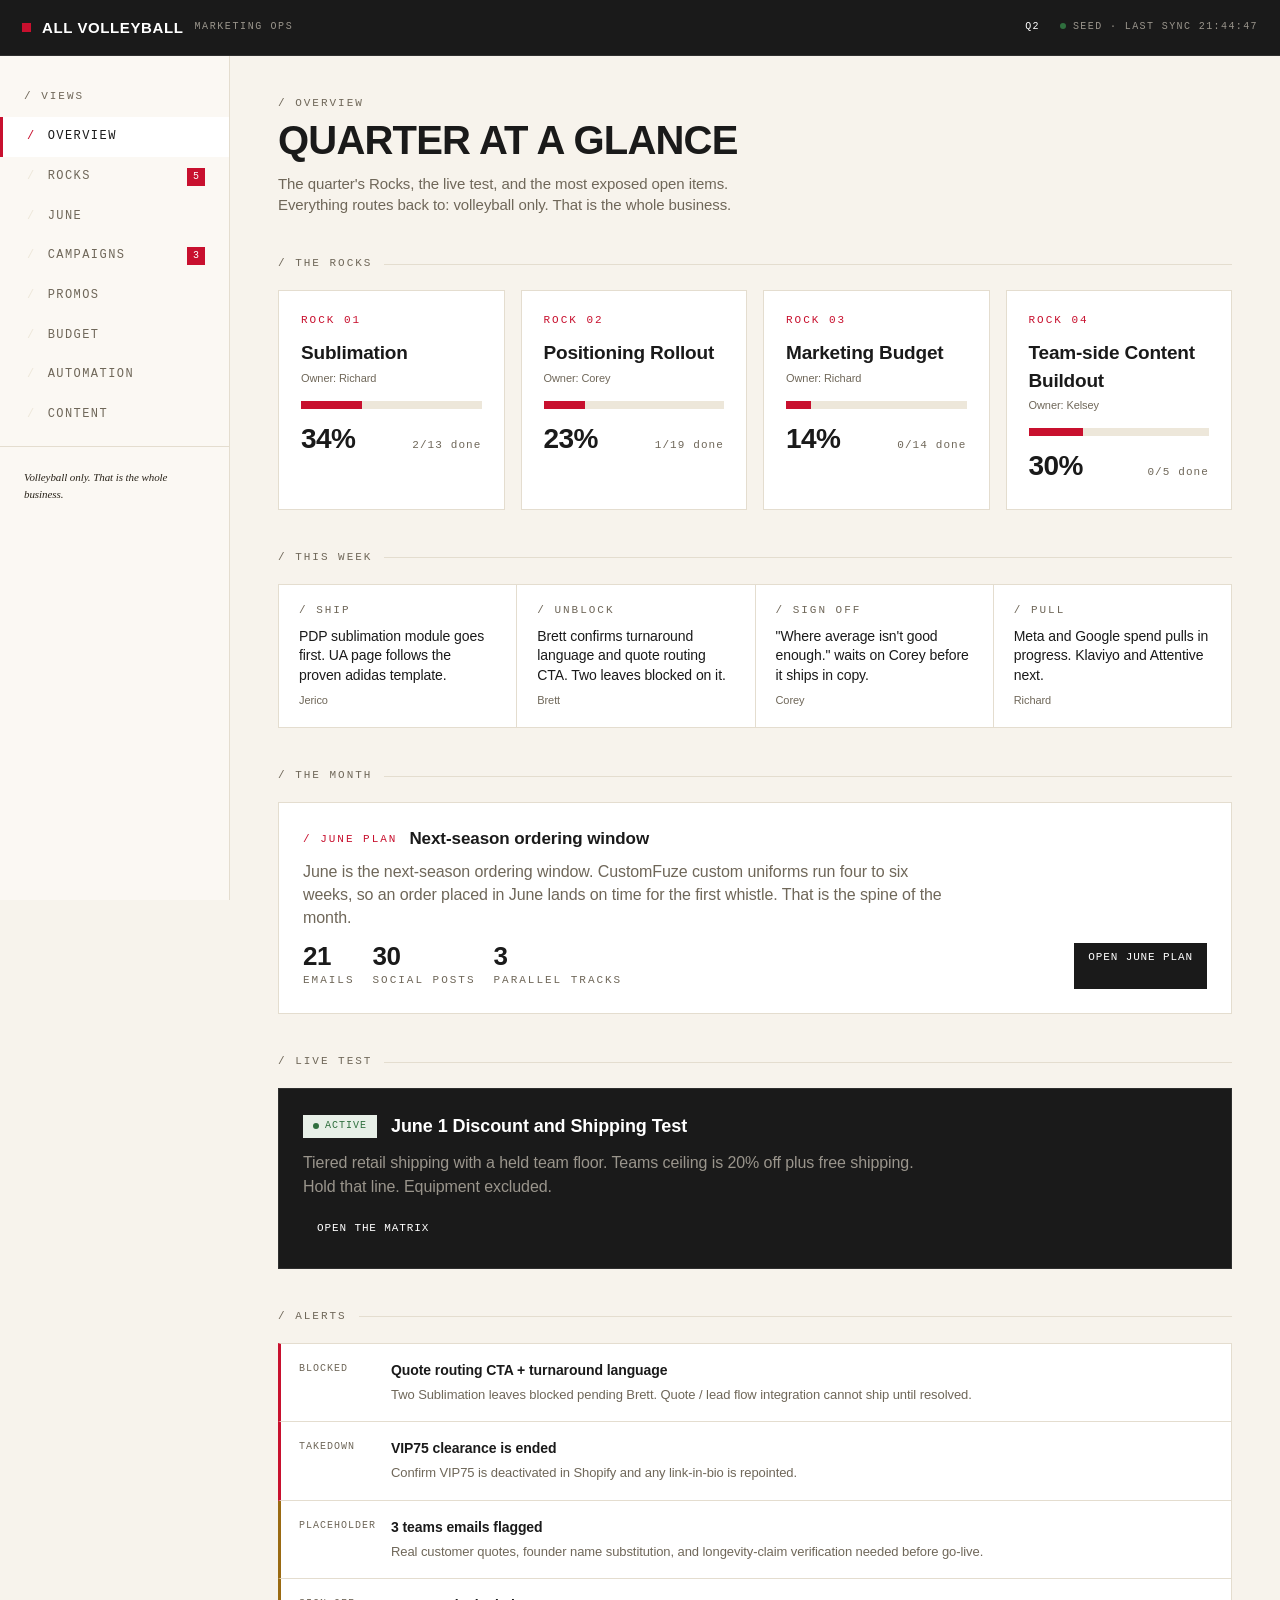
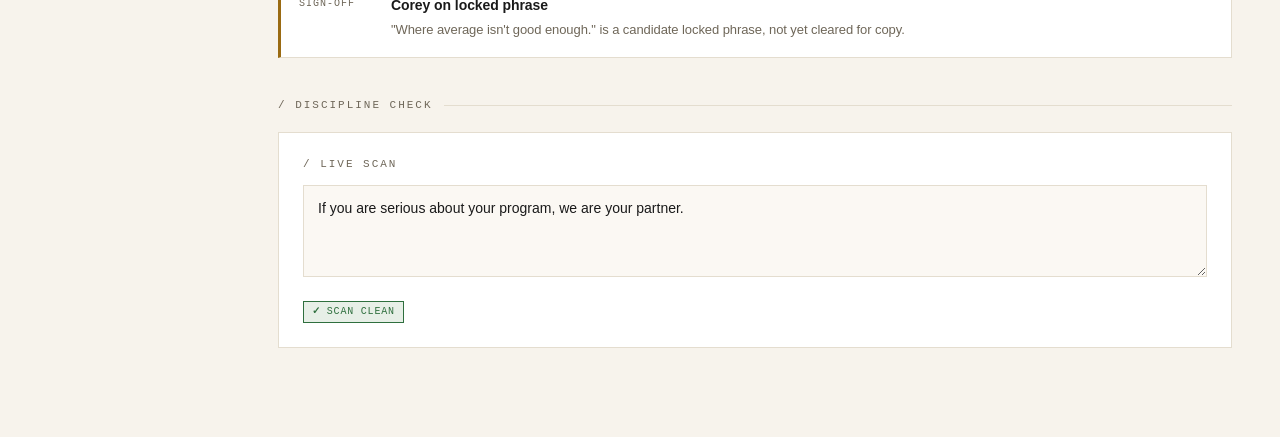
<file: dashboard/index.html>
<!doctype html>
<html lang="en">
<head>
<meta charset="utf-8">
<meta name="viewport" content="width=device-width, initial-scale=1">
<meta name="robots" content="noindex, nofollow">
<title>AV Marketing Ops</title>
<meta name="description" content="All Volleyball internal marketing operations dashboard. Rocks, campaigns, promos, budget, automation, content.">
<link rel="stylesheet" href="styles.css">
</head>
<body>

  <!-- TOP RAIL -->
  <header class="rail">
    <div class="rail-mark">
      <span class="tick"></span>
      ALL VOLLEYBALL
      <small>MARKETING OPS</small>
    </div>
    <div class="rail-right">
      <span class="qtr">Q2</span>
      <span class="last-sync"><span class="sync-dot"></span>SEED&nbsp;&middot;&nbsp;LAST SYNC <span id="sync-time">--:--:--</span></span>
      <button class="rail-menu">MENU</button>
    </div>
  </header>

  <!-- NAV RAIL (left) -->
  <nav class="nav"></nav>

  <!-- MAIN -->
  <main class="main" id="main"></main>

  <script src="data.js"></script>
  <script src="june.js"></script>
  <script src="scanner.js"></script>
  <script src="connectors.js"></script>
  <script src="app.js"></script>
</body>
</html>
</file>
<file: dashboard/styles.css>
/* ============================================================
   ALL VOLLEYBALL — Marketing Operations Dashboard
   Brand tokens. No stray hex lives in markup; everything routes
   through these custom properties. This file IS the theme.
   ============================================================ */

:root {
  /* Brand palette (locked) */
  --red:        #c8102e;
  --red-deep:   #a50d26;
  --ink:        #1a1a1a;
  --white:      #ffffff;
  --cream-light:#fbf8f3;
  --cream-base: #f7f3ec;
  --cream-deep: #ede7da;
  --cream-ink:  #2a241a;

  /* Derived working tones (still brand-bound) */
  --line:       #e4ddcf;        /* hairline on cream */
  --line-ink:   #2f2f2f;        /* hairline on ink */
  --muted:      #6f6759;        /* secondary text on cream */
  --muted-ink:  #9a958c;        /* secondary text on ink */

  /* Status accents (functional, kept restrained) */
  --done:       #2f6f3e;
  --done-bg:    #e7efe7;
  --progress:   #9a6a12;
  --progress-bg:#f3ead6;
  --blocked:    var(--red);
  --blocked-bg: #f7e2e4;
  --idle:       #807868;
  --idle-bg:    #ece5d8;

  /* Type stacks */
  --sans: "Helvetica Neue", Helvetica, Arial, system-ui, sans-serif;
  --serif:"Times New Roman", Times, Georgia, serif;
  --mono: "SF Mono", ui-monospace, "Cascadia Mono", "Segoe UI Mono", Menlo, monospace;

  --rail-w: 230px;
  --rail-h: 56px;
}

/* ---------- Reset ---------- */
*, *::before, *::after { box-sizing: border-box; margin: 0; padding: 0; }
html { -webkit-text-size-adjust: 100%; }
body {
  font-family: var(--sans);
  color: var(--ink);
  background: var(--cream-base);
  -webkit-font-smoothing: antialiased;
  line-height: 1.45;
  letter-spacing: -0.005em;
}
a { color: inherit; text-decoration: none; }
button { font-family: inherit; cursor: pointer; border: none; background: none; color: inherit; }
::selection { background: var(--red); color: var(--white); }

/* Accent word: Times New Roman italic, red. Short accents only. */
.accent { font-family: var(--serif); font-style: italic; color: var(--red); letter-spacing: 0; }

/* Mono eyebrow / label tags */
.mono {
  font-family: var(--mono);
  text-transform: uppercase;
  letter-spacing: 0.18em;
  font-size: 11px;
  color: var(--muted);
}

/* ============================================================
   TOP RAIL
   ============================================================ */
.rail {
  position: fixed; top: 0; left: 0; right: 0; height: var(--rail-h);
  background: var(--ink); color: var(--white);
  display: flex; align-items: center; justify-content: space-between;
  padding: 0 22px; z-index: 50;
  border-bottom: 1px solid var(--line-ink);
}
.rail-mark {
  font-weight: 700; font-size: 15px; letter-spacing: 0.04em;
  display: flex; align-items: center; gap: 11px;
}
.rail-mark .tick { width: 9px; height: 9px; background: var(--red); display: inline-block; }
.rail-mark small { color: var(--muted-ink); font-weight: 400; letter-spacing: 0.16em;
  font-family: var(--mono); font-size: 10px; text-transform: uppercase; }
.rail-right { display: flex; align-items: center; gap: 20px; font-family: var(--mono);
  font-size: 10px; letter-spacing: 0.14em; text-transform: uppercase; color: var(--muted-ink); }
.rail-right .qtr { color: var(--white); }
.sync-dot { width: 6px; height: 6px; border-radius: 50%; background: var(--done);
  display: inline-block; margin-right: 7px; animation: pulse 2.4s infinite; }
@keyframes pulse { 0%,100% { opacity: 1; } 50% { opacity: 0.35; } }
.rail-menu { display: none; }

/* ============================================================
   NAV RAIL (left)
   ============================================================ */
.nav {
  position: fixed; top: var(--rail-h); left: 0; bottom: 0; width: var(--rail-w);
  background: var(--cream-light); border-right: 1px solid var(--line);
  padding: 26px 0; overflow-y: auto; z-index: 40;
}
.nav-group-label { padding: 0 24px 12px; }
.nav a {
  display: flex; align-items: baseline; gap: 12px;
  padding: 11px 24px; font-family: var(--mono); font-size: 12px;
  letter-spacing: 0.12em; text-transform: uppercase; color: var(--muted);
  border-left: 3px solid transparent; transition: color .15s, background .15s, border-color .15s;
}
.nav a .slash { color: var(--cream-deep); }
.nav a:hover { color: var(--ink); background: var(--cream-base); }
.nav a.active { color: var(--ink); border-left-color: var(--red); background: var(--white); }
.nav a.active .slash { color: var(--red); }
.nav a .badge {
  margin-left: auto; font-size: 10px; min-width: 18px; height: 18px; padding: 0 5px;
  background: var(--red); color: var(--white); display: inline-flex; align-items: center;
  justify-content: center; letter-spacing: 0; border-radius: 0;
}
.nav-foot { padding: 22px 24px 4px; margin-top: 12px; border-top: 1px solid var(--line); }
.nav-foot p { font-size: 11px; color: var(--muted); line-height: 1.5; }
.nav-foot .phrase { font-family: var(--serif); font-style: italic; color: var(--cream-ink); }

/* ============================================================
   LAYOUT
   ============================================================ */
.main { margin-left: var(--rail-w); margin-top: var(--rail-h); min-height: calc(100vh - var(--rail-h)); }
.view { padding: 40px 48px 90px; max-width: 1180px; animation: viewIn .4s cubic-bezier(.2,.7,.2,1); }
@keyframes viewIn { from { opacity: 0; transform: translateY(10px); } to { opacity: 1; transform: none; } }

.view-head { margin-bottom: 34px; }
.view-head h1 {
  font-size: 40px; font-weight: 700; letter-spacing: -0.02em; line-height: 1.02;
  text-transform: uppercase; margin-top: 8px;
}
.view-head p.lede { color: var(--muted); font-size: 15px; margin-top: 12px; max-width: 60ch; }

.section-label { display: flex; align-items: center; gap: 12px; margin: 40px 0 18px; }
.section-label::after { content: ""; flex: 1; height: 1px; background: var(--line); }
.section-label:first-child { margin-top: 0; }

/* ============================================================
   PANELS / CARDS
   ============================================================ */
.panel { background: var(--white); border: 1px solid var(--line); padding: 24px; }
.panel.cream { background: var(--cream-light); }
.panel.ink { background: var(--ink); color: var(--white); border-color: var(--line-ink); }
.panel.ink .mono { color: var(--muted-ink); }

.grid { display: grid; gap: 16px; }
.g2 { grid-template-columns: repeat(2, 1fr); }
.g3 { grid-template-columns: repeat(3, 1fr); }
.g4 { grid-template-columns: repeat(4, 1fr); }

/* Hero metric tile */
.tile { background: var(--ink); color: var(--white); padding: 26px 24px; position: relative; overflow: hidden; }
.tile::before { content:""; position:absolute; top:0; left:0; bottom:0; width:4px; background: var(--red); }
.tile .mono { color: var(--muted-ink); }
.tile .num { font-size: 46px; font-weight: 700; line-height: 1; letter-spacing: -0.02em; margin: 14px 0 6px; }
.tile .sub { font-size: 12px; color: var(--muted-ink); }
.tile.light { background: var(--white); color: var(--ink); border: 1px solid var(--line); }
.tile.light::before { background: var(--red); }
.tile.light .mono, .tile.light .sub { color: var(--muted); }

/* ============================================================
   ROCK CARD + PROGRESS
   ============================================================ */
.rock-card { background: var(--white); border: 1px solid var(--line); padding: 22px; display: flex; flex-direction: column; }
.rock-card h3 { font-size: 19px; font-weight: 700; letter-spacing: -0.01em; margin: 10px 0 4px; }
.rock-card .owner { font-size: 11px; color: var(--muted); }

.bar { height: 8px; background: var(--cream-deep); position: relative; overflow: hidden; margin-top: 14px; }
.bar > span { position: absolute; left: 0; top: 0; bottom: 0; background: var(--red);
  width: 0; transition: width 1.1s cubic-bezier(.2,.7,.2,1); }
.bar.thin { height: 5px; }
.bar.done > span { background: var(--done); }
.pct-row { display: flex; align-items: baseline; justify-content: space-between; margin-top: 10px; }
.pct-row .pct { font-size: 28px; font-weight: 700; letter-spacing: -0.02em; }
.pct-row .ratio { font-family: var(--mono); font-size: 11px; color: var(--muted); letter-spacing: 0.1em; }

/* ============================================================
   STATUS CHIPS
   ============================================================ */
.chip {
  display: inline-flex; align-items: center; gap: 6px; padding: 3px 9px;
  font-family: var(--mono); font-size: 10px; letter-spacing: 0.1em; text-transform: uppercase;
  border: 1px solid transparent; white-space: nowrap;
}
.chip .d { width: 6px; height: 6px; border-radius: 50%; }
.chip.done { color: var(--done); background: var(--done-bg); } .chip.done .d { background: var(--done); }
.chip.in_progress { color: var(--progress); background: var(--progress-bg); } .chip.in_progress .d { background: var(--progress); }
.chip.blocked { color: var(--blocked); background: var(--blocked-bg); } .chip.blocked .d { background: var(--blocked); }
.chip.not_started { color: var(--idle); background: var(--idle-bg); } .chip.not_started .d { background: var(--idle); }
.chip.active { color: var(--done); background: var(--done-bg); } .chip.active .d { background: var(--done); }
.chip.scheduled { color: var(--progress); background: var(--progress-bg); } .chip.scheduled .d { background: var(--progress); }
.chip.ended { color: var(--muted); background: var(--cream-deep); } .chip.ended .d { background: var(--muted); }
.chip.live { color: var(--done); background: var(--done-bg); } .chip.live .d { background: var(--done); animation: pulse 2s infinite; }
.chip.planned { color: var(--idle); background: var(--idle-bg); } .chip.planned .d { background: var(--idle); }
.chip.idea { color: var(--muted); background: var(--cream-deep); } .chip.idea .d { background: var(--muted); }

/* ============================================================
   ROCKS TREE
   ============================================================ */
.rock-block { background: var(--white); border: 1px solid var(--line); margin-bottom: 16px; }
.rock-block > .rb-head {
  display: flex; align-items: center; gap: 16px; padding: 20px 22px; cursor: pointer;
  border-bottom: 1px solid transparent; transition: background .15s;
}
.rock-block > .rb-head:hover { background: var(--cream-light); }
.rock-block.open > .rb-head { border-bottom-color: var(--line); }
.rb-head .caret { font-family: var(--mono); color: var(--muted); transition: transform .2s; font-size: 13px; }
.rock-block.open .rb-head .caret { transform: rotate(90deg); }
.rb-head .rb-title { font-size: 17px; font-weight: 700; flex: 1; }
.rb-head .rb-num { font-family: var(--mono); font-size: 11px; color: var(--red); letter-spacing: 0.1em; }
.rb-head .rb-pct { font-size: 15px; font-weight: 700; min-width: 46px; text-align: right; }
.rb-head .mini-bar { width: 90px; height: 6px; background: var(--cream-deep); position: relative; overflow: hidden; }
.rb-head .mini-bar > span { position: absolute; inset: 0 auto 0 0; background: var(--red); width: 0; transition: width 1s; }

.rb-body { display: none; padding: 6px 22px 18px; }
.rock-block.open .rb-body { display: block; }

.subgroup { border-top: 1px solid var(--line); padding: 16px 0 4px; }
.subgroup:first-child { border-top: none; }
.subgroup h4 { font-family: var(--mono); font-size: 11px; letter-spacing: 0.14em; text-transform: uppercase;
  color: var(--cream-ink); margin-bottom: 12px; display: flex; align-items: center; gap: 10px; }
.subgroup h4 .sg-pct { color: var(--muted); }

.leaf { display: flex; align-items: center; gap: 14px; padding: 8px 0; border-bottom: 1px dotted var(--line); }
.leaf:last-child { border-bottom: none; }
.leaf .lf-name { flex: 1; font-size: 14px; }
.leaf .lf-note { font-size: 12px; color: var(--muted); font-style: italic; }
.leaf .lf-owner { font-family: var(--mono); font-size: 10px; letter-spacing: 0.08em; color: var(--muted);
  background: var(--cream-base); padding: 2px 7px; }

/* ============================================================
   TABLES (matrix, campaigns)
   ============================================================ */
.matrix { width: 100%; border-collapse: collapse; background: var(--white); border: 1px solid var(--line); }
.matrix th, .matrix td { padding: 13px 16px; text-align: left; border-bottom: 1px solid var(--line); font-size: 14px; vertical-align: top; }
.matrix thead th { font-family: var(--mono); font-size: 10px; letter-spacing: 0.12em; text-transform: uppercase;
  color: var(--muted); background: var(--cream-light); font-weight: 400; }
.matrix tbody tr:last-child td { border-bottom: none; }
.matrix tbody tr:hover { background: var(--cream-light); }
.matrix .num-cell { font-variant-numeric: tabular-nums; }
.matrix .strong { font-weight: 700; }
.matrix .ceiling { color: var(--red); font-weight: 700; }

/* Email grid rows */
.email-row { display: grid; grid-template-columns: 54px 1fr auto; gap: 16px; align-items: center;
  padding: 14px 18px; background: var(--white); border: 1px solid var(--line); border-top: none; }
.email-row:first-of-type { border-top: 1px solid var(--line); }
.email-row:hover { background: var(--cream-light); }
.email-row .eno { font-family: var(--mono); font-size: 13px; color: var(--red); font-weight: 700; }
.email-row .subj { font-size: 14px; font-weight: 500; }
.email-row .variant { font-family: var(--mono); font-size: 10px; color: var(--muted); letter-spacing: 0.08em; margin-top: 3px; }
.email-row .flag { color: var(--red); font-size: 11px; font-style: italic; margin-top: 4px; }
.email-row .right { display: flex; align-items: center; gap: 10px; }

/* ============================================================
   SCAN BADGE + TOOLTIP
   ============================================================ */
.scan { position: relative; display: inline-flex; align-items: center; gap: 6px;
  font-family: var(--mono); font-size: 10px; letter-spacing: 0.08em; text-transform: uppercase;
  padding: 3px 8px; border: 1px solid; cursor: default; }
.scan.clean { color: var(--done); border-color: var(--done); background: var(--done-bg); }
.scan.dirty { color: var(--red); border-color: var(--red); background: var(--blocked-bg); }
.scan .glyph { font-weight: 700; }
.scan .tip {
  position: absolute; bottom: calc(100% + 8px); left: 0; min-width: 220px; max-width: 320px;
  background: var(--ink); color: var(--white); padding: 11px 13px; font-family: var(--sans);
  font-size: 12px; letter-spacing: 0; text-transform: none; line-height: 1.5; z-index: 30;
  opacity: 0; visibility: hidden; transform: translateY(4px); transition: .16s; border-left: 3px solid var(--red); }
.scan:hover .tip { opacity: 1; visibility: visible; transform: none; }
.scan .tip b { color: var(--red); font-family: var(--serif); font-style: italic; font-weight: 400; }
.scan .tip ul { margin: 6px 0 0; padding-left: 16px; }
.scan .tip li { margin: 3px 0; }

/* ============================================================
   ALERTS
   ============================================================ */
.alert { display: flex; gap: 14px; padding: 16px 18px; background: var(--white); border: 1px solid var(--line);
  border-left: 3px solid var(--idle); align-items: flex-start; }
.alert + .alert { border-top: none; }
.alert.hot { border-left-color: var(--red); }
.alert.warn { border-left-color: var(--progress); }
.alert .a-mark { font-family: var(--mono); font-size: 10px; letter-spacing: 0.1em; color: var(--muted);
  text-transform: uppercase; min-width: 78px; padding-top: 2px; }
.alert .a-body { flex: 1; }
.alert .a-body strong { font-size: 14px; display: block; margin-bottom: 2px; }
.alert .a-body span { font-size: 13px; color: var(--muted); }

/* ============================================================
   "THIS WEEK" focus strip
   ============================================================ */
.focus-strip { display: flex; gap: 0; border: 1px solid var(--line); background: var(--white); overflow: hidden; }
.focus-item { flex: 1; padding: 18px 20px; border-right: 1px solid var(--line); }
.focus-item:last-child { border-right: none; }
.focus-item .mono { margin-bottom: 8px; }
.focus-item p { font-size: 14px; line-height: 1.4; }
.focus-item .own { font-size: 11px; color: var(--muted); margin-top: 8px; }

/* ============================================================
   CHARTS (hand-built SVG)
   ============================================================ */
.chart-wrap { background: var(--white); border: 1px solid var(--line); padding: 22px; }
.chart-wrap svg { width: 100%; height: auto; display: block; overflow: visible; }
.legend { display: flex; flex-wrap: wrap; gap: 16px; margin-top: 16px; }
.legend span { display: inline-flex; align-items: center; gap: 7px; font-size: 12px; color: var(--muted); }
.legend i { width: 11px; height: 11px; display: inline-block; }
.bar-seg { transition: opacity .15s; }
.bar-seg:hover { opacity: 0.78; }

/* Target mix vs actual rows */
.mix-row { margin-bottom: 18px; }
.mix-row .mix-head { display: flex; justify-content: space-between; font-size: 13px; margin-bottom: 7px; }
.mix-track { height: 22px; background: var(--cream-deep); position: relative; }
.mix-track .actual { position: absolute; inset: 0 auto 0 0; background: var(--ink); transition: width 1.1s cubic-bezier(.2,.7,.2,1); }
.mix-track .target { position: absolute; top: -3px; bottom: -3px; width: 2px; background: var(--red); transition: left 1.1s; }
.mix-track .target::after { content: "target"; position: absolute; top: -16px; left: 50%; transform: translateX(-50%);
  font-family: var(--mono); font-size: 8px; color: var(--red); letter-spacing: 0.06em; white-space: nowrap; }

/* ============================================================
   INTERACTIVE BITS
   ============================================================ */
.filterbar { display: flex; gap: 8px; flex-wrap: wrap; margin-bottom: 20px; align-items: center; }
.filterbar .fb-label { font-family: var(--mono); font-size: 10px; letter-spacing: 0.12em; color: var(--muted);
  text-transform: uppercase; margin-right: 4px; }
.fbtn { font-family: var(--mono); font-size: 11px; letter-spacing: 0.08em; text-transform: uppercase;
  padding: 6px 13px; border: 1px solid var(--line); background: var(--white); color: var(--muted); transition: .15s; }
.fbtn:hover { border-color: var(--ink); color: var(--ink); }
.fbtn.on { background: var(--ink); color: var(--white); border-color: var(--ink); }

.placeholder-tag { font-family: var(--mono); font-size: 9px; letter-spacing: 0.1em; text-transform: uppercase;
  color: var(--progress); background: var(--progress-bg); padding: 2px 6px; border: 1px dashed var(--progress); }

/* Live scanner playground */
.scanner-box textarea { width: 100%; min-height: 92px; resize: vertical; font-family: var(--sans);
  font-size: 14px; padding: 14px; border: 1px solid var(--line); background: var(--cream-light); color: var(--ink); }
.scanner-box textarea:focus { outline: none; border-color: var(--ink); }
.scanner-out { margin-top: 14px; }

/* KPI strip on campaigns */
.kpi { display: flex; flex-direction: column; gap: 4px; }
.kpi .kpi-num { font-size: 30px; font-weight: 700; letter-spacing: -0.02em; }
.kpi .kpi-delta { font-size: 12px; }
.kpi .up { color: var(--done); } .kpi .down { color: var(--red); }

.note-line { font-size: 13px; color: var(--muted); margin-top: 12px; padding-left: 14px; border-left: 2px solid var(--cream-deep); }
.note-line.hot { border-left-color: var(--red); color: var(--cream-ink); }

/* Automation card */
.auto-card { background: var(--white); border: 1px solid var(--line); padding: 20px; }
.auto-card.live { border-left: 3px solid var(--done); }
.auto-card h3 { font-size: 16px; font-weight: 700; margin-bottom: 4px; }
.auto-card .meta { font-size: 12px; color: var(--muted); margin: 3px 0; }
.auto-card .spec { font-family: var(--mono); font-size: 11px; color: var(--muted); background: var(--cream-light);
  padding: 8px 10px; margin-top: 10px; line-height: 1.6; letter-spacing: 0.02em; }
.tags { display: flex; flex-wrap: wrap; gap: 7px; margin-top: 12px; }
.tag { font-family: var(--mono); font-size: 10px; letter-spacing: 0.06em; text-transform: uppercase;
  padding: 3px 8px; background: var(--cream-base); color: var(--muted); border: 1px solid var(--line); }

ul.bullets { list-style: none; }
ul.bullets li { padding: 8px 0 8px 18px; position: relative; font-size: 14px; border-bottom: 1px dotted var(--line); }
ul.bullets li:last-child { border-bottom: none; }
ul.bullets li::before { content: ""; position: absolute; left: 0; top: 15px; width: 7px; height: 7px; background: var(--red); }

.spotlight { background: var(--cream-light); border: 1px solid var(--line); padding: 22px; }
.spotlight .name { font-size: 18px; font-weight: 700; }
.spotlight .role { font-size: 12px; color: var(--muted); font-family: var(--mono); letter-spacing: 0.08em;
  text-transform: uppercase; margin-top: 3px; }

.locked-quote { font-family: var(--serif); font-style: italic; font-size: 19px; color: var(--cream-ink);
  line-height: 1.4; padding: 4px 0; }
.locked-quote .accent { font-size: inherit; }

/* ============================================================
   JUNE PLAN
   ============================================================ */
/* Track tabs */
.tabs { display: flex; gap: 0; border: 1px solid var(--line); background: var(--white); margin-bottom: 22px; overflow: hidden; }
.tabs button { flex: 1; padding: 13px 14px; font-family: var(--mono); font-size: 11px; letter-spacing: 0.1em;
  text-transform: uppercase; color: var(--muted); border-right: 1px solid var(--line); transition: .15s; }
.tabs button:last-child { border-right: none; }
.tabs button:hover { background: var(--cream-light); color: var(--ink); }
.tabs button.on { background: var(--ink); color: var(--white); }

/* Cadence grid */
.cadence { width: 100%; border-collapse: collapse; background: var(--white); border: 1px solid var(--line); }
.cadence th, .cadence td { padding: 14px 12px; text-align: center; border: 1px solid var(--line); font-size: 13px; }
.cadence thead th { font-family: var(--mono); font-size: 10px; letter-spacing: 0.1em; text-transform: uppercase;
  color: var(--muted); background: var(--cream-light); font-weight: 400; }
.cadence td.row-label { text-align: left; font-family: var(--mono); font-size: 10px; letter-spacing: 0.1em;
  text-transform: uppercase; color: var(--cream-ink); background: var(--cream-light); width: 70px; }
.cadence .cell-pill { display: inline-block; padding: 4px 9px; font-size: 12px; font-weight: 500; }
.cad-teams { background: var(--ink); color: var(--white); }
.cad-retail { background: var(--blocked-bg); color: var(--red); border: 1px solid var(--red); }
.cad-fuze { background: var(--cream-deep); color: var(--cream-ink); }
.cad-none { color: var(--muted); font-style: italic; }
.cad-social { background: var(--cream-light); color: var(--cream-ink); border: 1px solid var(--line); }

/* Month calendar */
.cal { display: grid; grid-template-columns: repeat(7, 1fr); gap: 7px; }
.cal .cal-head { font-family: var(--mono); font-size: 10px; letter-spacing: 0.1em; text-transform: uppercase;
  color: var(--muted); text-align: center; padding-bottom: 4px; }
.cal-day { background: var(--white); border: 1px solid var(--line); min-height: 116px; padding: 8px; display: flex; flex-direction: column; gap: 5px; }
.cal-day.empty { background: transparent; border: none; }
.cal-day .dnum { font-size: 13px; font-weight: 700; color: var(--cream-ink); }
.cal-day .em-chip { font-family: var(--mono); font-size: 8.5px; letter-spacing: 0.04em; text-transform: uppercase;
  padding: 3px 5px; line-height: 1.3; }
.cal-day .so-row { display: flex; align-items: center; gap: 5px; font-size: 10px; color: var(--muted); margin-top: auto; }
.cal-day .so-row .dot { width: 7px; height: 7px; flex: none; }
.cal-day.weekend { background: var(--cream-light); }

/* Email mockup (device-less preview) */
.mock-grid { display: grid; gap: 18px; grid-template-columns: repeat(3, 1fr); }
.email-mock { background: var(--white); border: 1px solid var(--line); overflow: hidden; display: flex; flex-direction: column; }
.email-mock .em-top { background: var(--ink); color: var(--white); padding: 14px 16px; }
.email-mock .em-from { font-family: var(--mono); font-size: 9px; letter-spacing: 0.14em; color: var(--muted-ink); text-transform: uppercase; }
.email-mock .em-brand { font-weight: 700; font-size: 13px; letter-spacing: 0.04em; margin-top: 4px; display: flex; align-items: center; gap: 8px; }
.email-mock .em-brand .tick { width: 7px; height: 7px; background: var(--red); display: inline-block; }
.email-mock .em-track { font-family: var(--mono); font-size: 8.5px; letter-spacing: 0.1em; text-transform: uppercase;
  padding: 2px 7px; align-self: flex-start; margin: 14px 16px 0; }
.email-mock .em-subj { font-size: 17px; font-weight: 700; line-height: 1.15; padding: 8px 16px 4px; letter-spacing: -0.01em; }
.email-mock .em-pre { font-size: 12px; color: var(--muted); padding: 0 16px 14px; }
.email-mock .em-body { background: var(--cream-light); padding: 16px; flex: 1; border-top: 1px solid var(--line); }
.email-mock .em-art { height: 78px; background: var(--cream-deep); display: flex; align-items: center; justify-content: center;
  font-family: var(--mono); font-size: 9px; letter-spacing: 0.1em; color: var(--muted); text-transform: uppercase; margin-bottom: 14px; }
.email-mock .em-line { font-family: var(--serif); font-style: italic; color: var(--red); font-size: 15px; margin-bottom: 12px; }
.email-mock .em-cta { display: inline-block; background: var(--red); color: var(--white); font-family: var(--mono);
  font-size: 10px; letter-spacing: 0.1em; text-transform: uppercase; padding: 9px 16px; }
.email-mock .em-foot { display: flex; align-items: center; justify-content: space-between; padding: 11px 16px; border-top: 1px solid var(--line); }

/* Social post mockups (1:1) */
.social-mock { aspect-ratio: 1 / 1; border: 1px solid var(--line); position: relative; display: flex;
  flex-direction: column; justify-content: space-between; padding: 20px; overflow: hidden; }
.social-mock .sm-tag { font-family: var(--mono); font-size: 9px; letter-spacing: 0.12em; text-transform: uppercase; opacity: .8; }
.social-mock .sm-main { font-weight: 700; font-size: 23px; line-height: 1.08; letter-spacing: -0.01em; }
.social-mock .sm-main .accent { font-size: inherit; display: block; }
.social-mock .sm-foot { font-family: var(--mono); font-size: 9px; letter-spacing: 0.1em; text-transform: uppercase; display: flex; justify-content: space-between; }
.social-mock.ink { background: var(--ink); color: var(--white); }
.social-mock.ink .sm-tag, .social-mock.ink .sm-foot { color: var(--muted-ink); }
.social-mock.cream { background: var(--cream-light); color: var(--ink); }
.social-mock.cream .sm-tag, .social-mock.cream .sm-foot { color: var(--muted); }
.social-mock.red { background: var(--red); color: var(--white); }
.social-mock.red .sm-tag, .social-mock.red .sm-foot { color: rgba(255,255,255,.7); }
.social-mock.photo { background: var(--cream-deep); color: var(--cream-ink); }
.social-mock.photo .sm-art { position: absolute; inset: 0; display: flex; align-items: center; justify-content: center;
  font-family: var(--mono); font-size: 10px; letter-spacing: 0.12em; color: var(--muted); text-transform: uppercase; }
.social-mock.photo .sm-overlay { position: relative; z-index: 2; margin-top: auto; background: var(--white); border: 1px solid var(--line); padding: 10px 12px; }
.social-mock.photo .sm-overlay .h { font-size: 13px; font-weight: 600; }
.carousel-dots { display: flex; gap: 4px; }
.carousel-dots i { width: 5px; height: 5px; border-radius: 50%; background: currentColor; opacity: .4; }
.carousel-dots i:first-child { opacity: 1; }

/* ============================================================
   RESPONSIVE
   ============================================================ */
@media (max-width: 1080px) {
  .g4 { grid-template-columns: repeat(2, 1fr); }
}
@media (max-width: 860px) {
  :root { --rail-w: 0px; }
  .nav { transform: translateX(-100%); transition: transform .25s; width: 230px; box-shadow: 0 0 0 100vmax rgba(26,26,26,0); }
  .nav.open { transform: translateX(0); box-shadow: 0 0 0 100vmax rgba(26,26,26,.4); }
  .rail-menu { display: inline-flex; font-family: var(--mono); font-size: 11px; letter-spacing: 0.1em; }
  .main { margin-left: 0; }
  .view { padding: 26px 20px 80px; }
  .view-head h1 { font-size: 30px; }
  .g2, .g3 { grid-template-columns: 1fr; }
  .focus-strip { flex-direction: column; }
  .focus-item { border-right: none; border-bottom: 1px solid var(--line); }
  .rail-right .last-sync { display: none; }
  .mock-grid { grid-template-columns: 1fr; }
  .cal { grid-template-columns: repeat(2, 1fr); }
  .cal .cal-head { display: none; }
  .cal-day.empty { display: none; }
  .cadence { display: block; overflow-x: auto; white-space: nowrap; }
}
@media (min-width: 861px) and (max-width: 1080px) {
  .mock-grid { grid-template-columns: repeat(2, 1fr); }
}
</file>
